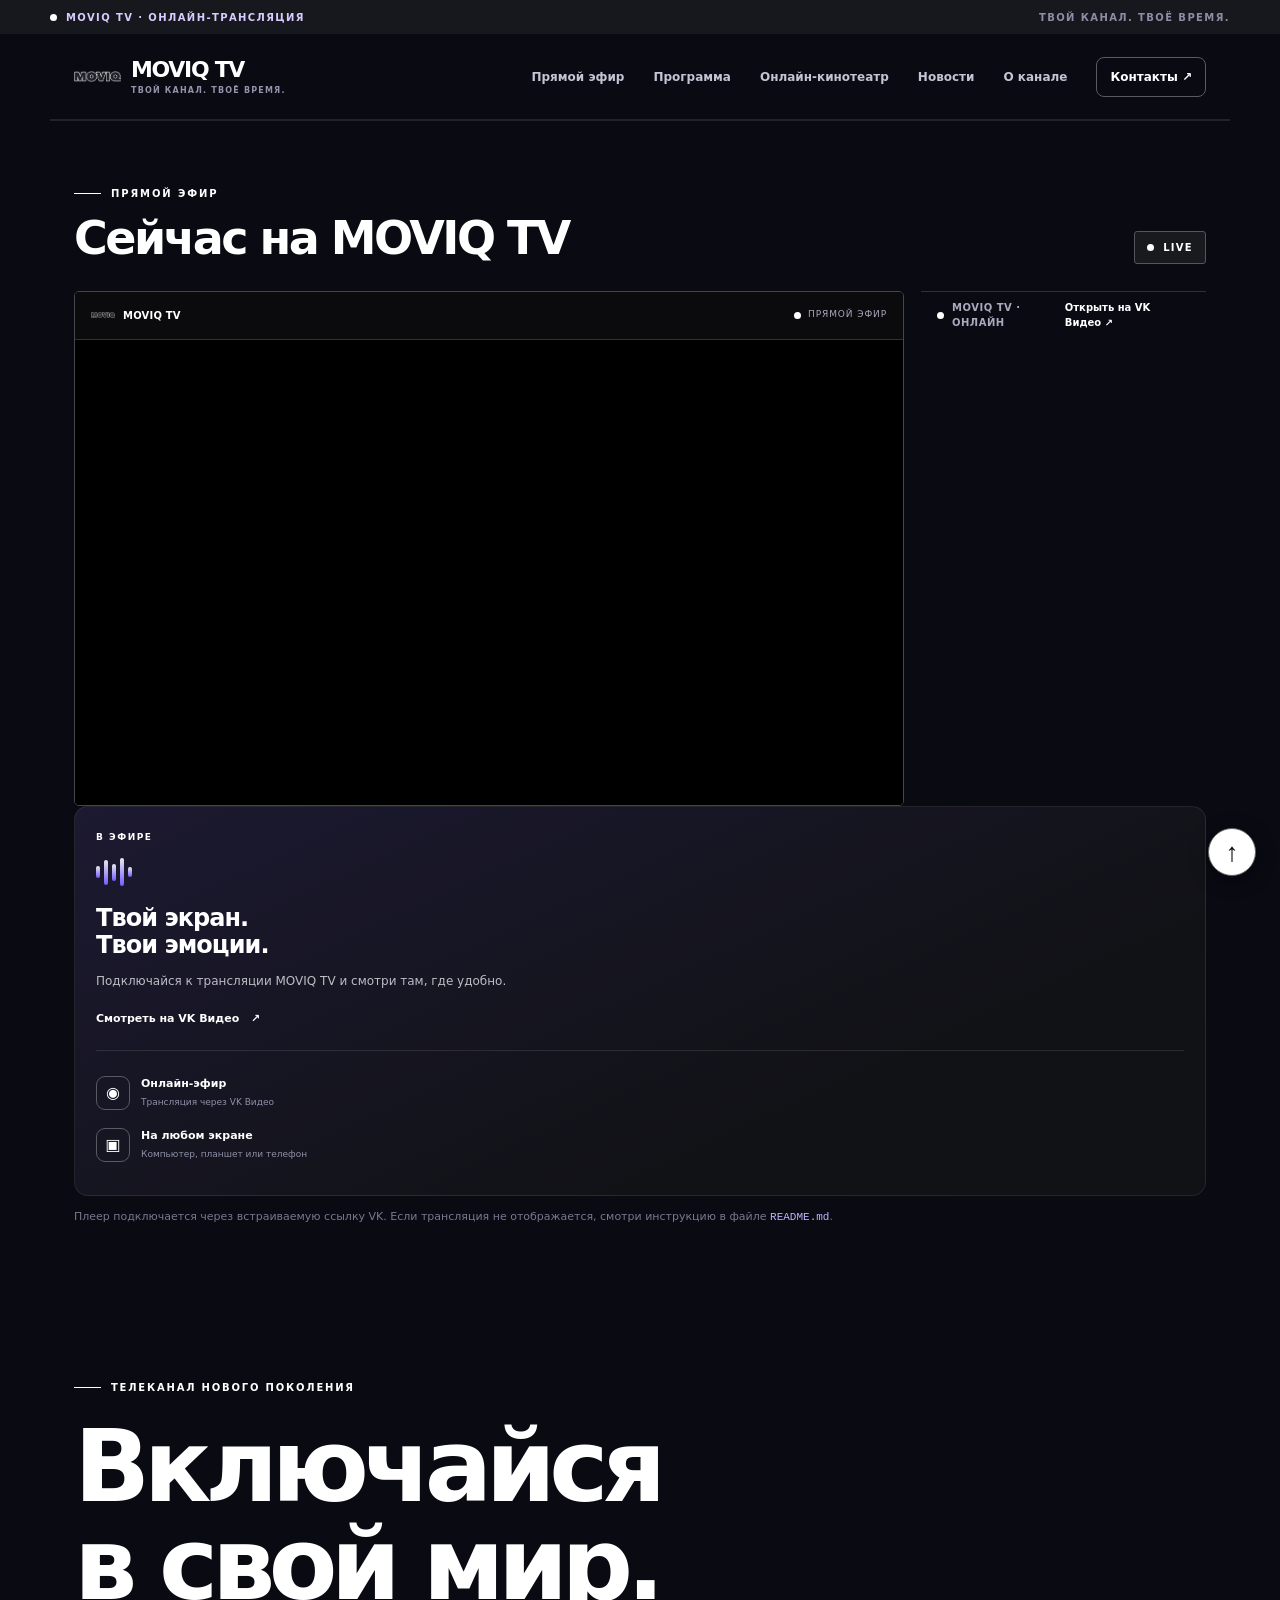
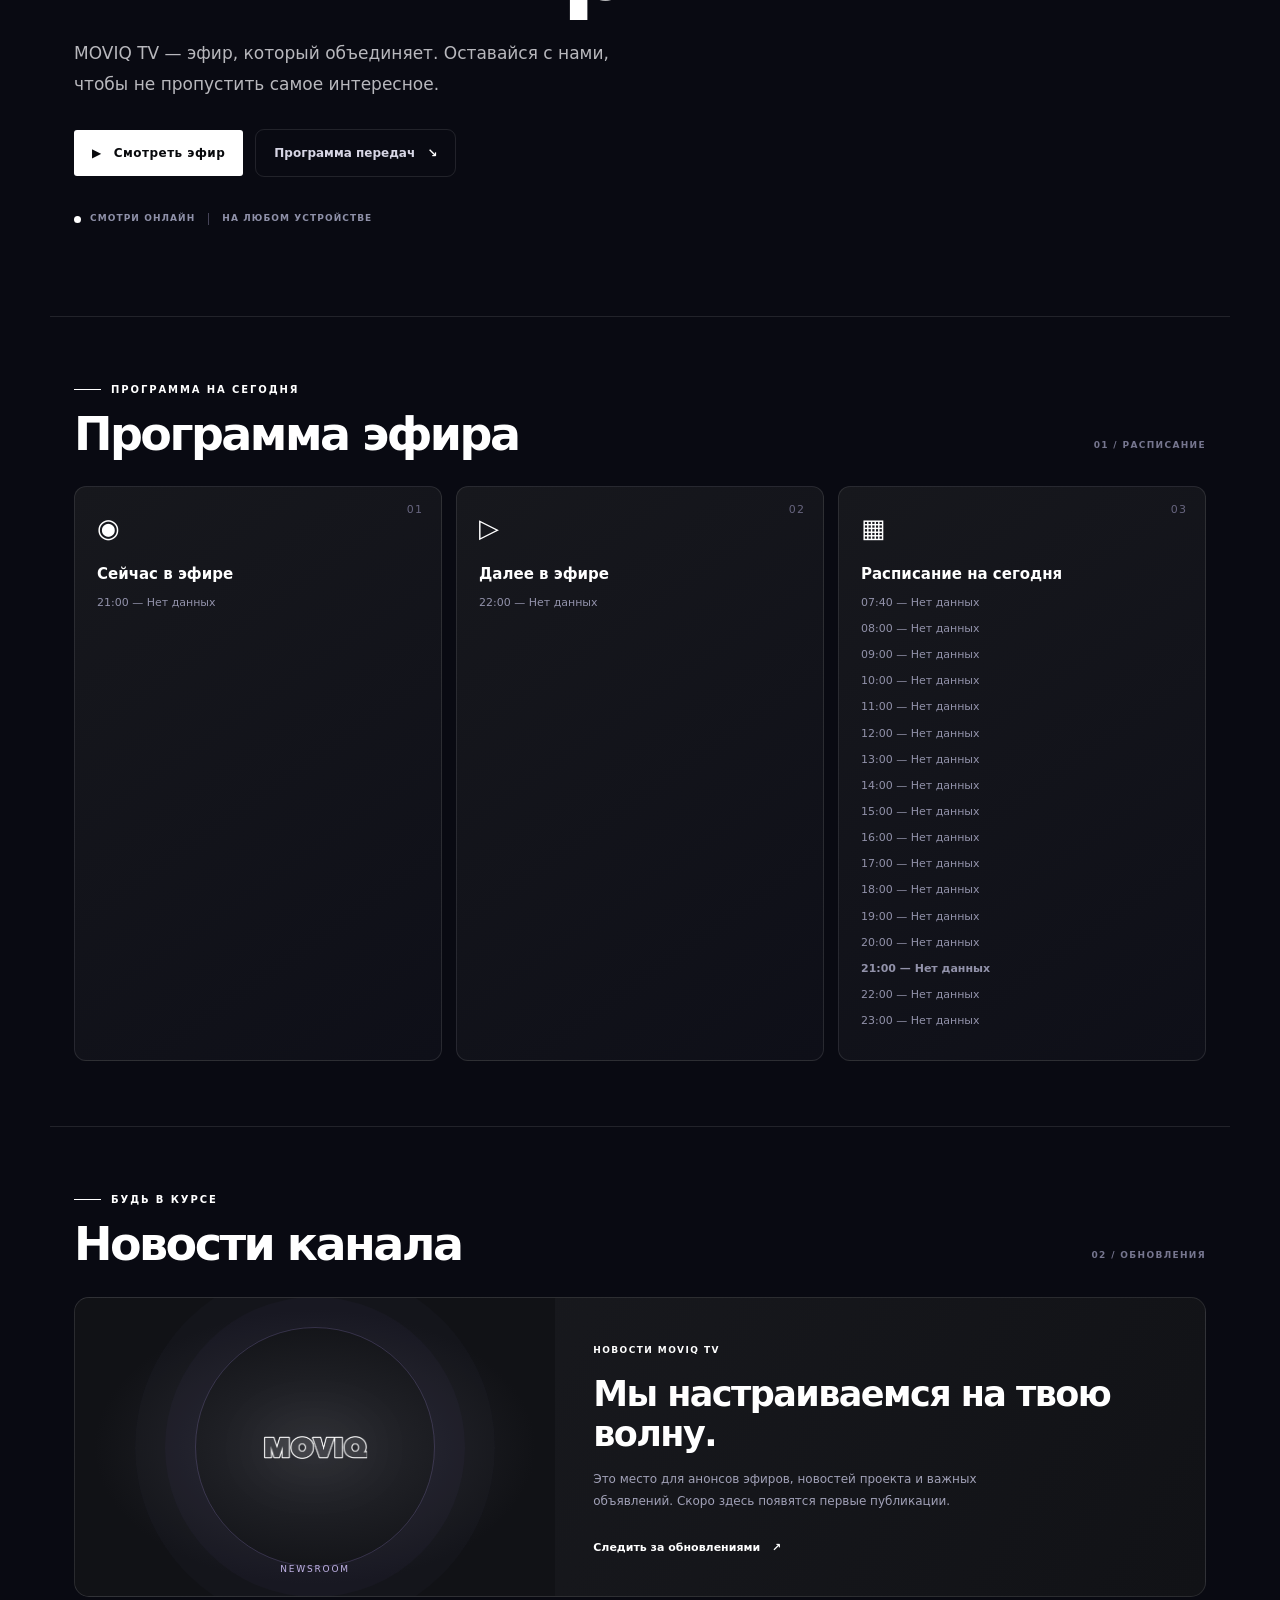
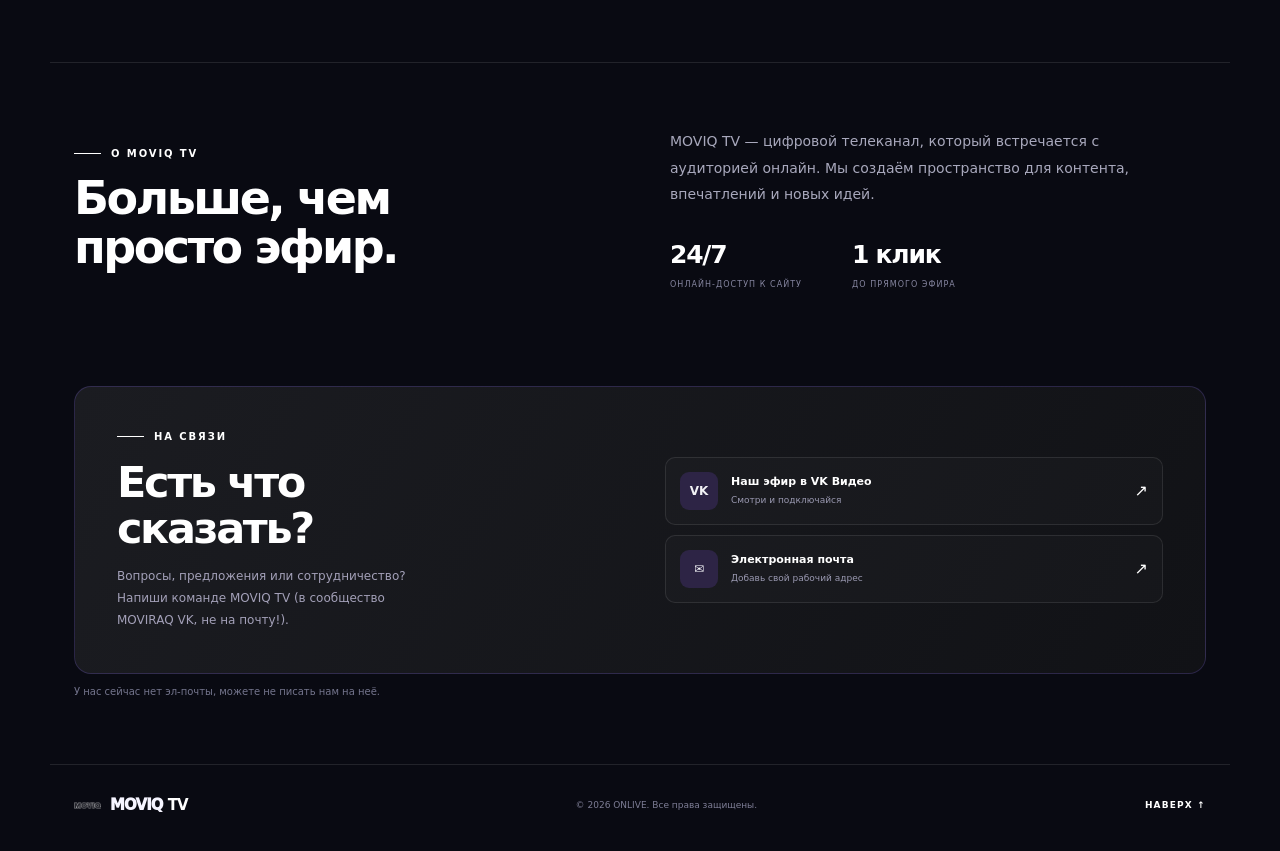
<file: index.html>
<!doctype html>
<html lang="ru">
<head>
  <meta charset="utf-8">
  <meta name="viewport" content="width=device-width, initial-scale=1">
  <meta name="theme-color" content="#090a12">
  <meta name="description" content="MOVIQ TV — смотри свой эфир. Онлайн-трансляция, программа передач и новости канала.">
  <title>MOVIQ TV — твой канал. Твоё время.</title>
  <link rel="icon" type="image/svg+xml" href="moviq-logo.svg">
  <link rel="stylesheet" href="style.css">
</head>
<body>
  <div class="announcement"><span class="pulse"></span> MOVIQ TV · ОНЛАЙН-ТРАНСЛЯЦИЯ <span class="announcement-right">ТВОЙ КАНАЛ. ТВОЁ ВРЕМЯ.</span></div>
  <header class="site-header">
    <a class="brand" href="#home" aria-label="MOVIQ TV — главная">
      <img src="moviq-logo.svg" alt="" class="brand-logo">
      <span class="brand-wordmark">MOVIQ <b>TV</b><small>ТВОЙ КАНАЛ. ТВОЁ ВРЕМЯ.</small></span>
    </a>
    <button class="menu-toggle" aria-label="Открыть меню" aria-expanded="false">☰</button>

<nav class="nav" id="nav">
  <a href="#live">Прямой эфир</a>
  <a href="#schedule">Программа</a>
  <a href="videos.html">Онлайн-кинотеатр</a>
  <a href="#news">Новости</a>
  <a href="#about">О канале</a>
  <a href="#contacts" class="nav-contact">Контакты ↗</a>
</nav>

  </header>

  <main id="home">
        <section class="live-section section-wrap" id="live">
      <div class="section-heading">
        <div><div class="eyebrow"><span class="eyebrow-line"></span> ПРЯМОЙ ЭФИР</div><h2>Сейчас на <span>MOVIQ TV</span></h2></div>
        <div class="live-label"><span class="live-dot"></span> LIVE</div>
      </div>
      <div class="player-layout">
        <div class="player-shell">
          <div class="player-topbar"><span class="mini-brand"><img src="moviq-logo.svg" alt=""> MOVIQ TV</span><span class="player-status"><span class="live-dot"></span> ПРЯМОЙ ЭФИР</span></div>
          <div class="player-frame" id="player-frame">
            <iframe
              src="https://vkvideo.ru/video_ext.php?oid=-231787809&id=456239198&hash=dbb840e4cc4c91f9&hd=3"
              title="MOVIQ TV — прямой эфир"
              width="1280"
              height="720"
              allow="autoplay; encrypted-media; fullscreen; picture-in-picture; screen-wake-lock"
              frameborder="0"
              allowfullscreen>
            </iframe>
          </div>
          </div>
          <div class="player-footer"><span><span class="live-dot"></span> MOVIQ TV · ОНЛАЙН</span><a href="https://vkvideo.ru/live-231787809_456239198" target="_blank" rel="noopener noreferrer">Открыть на VK Видео ↗</a></div>
        </div>
        <aside class="now-card">
          <div class="now-card-label">В ЭФИРЕ</div><div class="equalizer"><i></i><i></i><i></i><i></i><i></i></div>
          <h3>Твой экран.<br>Твои эмоции.</h3>
          <p>Подключайся к трансляции MOVIQ TV и смотри там, где удобно.</p>
          <a class="text-link" href="https://vkvideo.ru/live-231787809_456239198" target="_blank" rel="noopener noreferrer">Смотреть на VK Видео <span>↗</span></a>
          <div class="now-divider"></div><div class="feature-row"><span class="feature-icon">◉</span><div><b>Онлайн-эфир</b><small>Трансляция через VK Видео</small></div></div>
          <div class="feature-row"><span class="feature-icon">▣</span><div><b>На любом экране</b><small>Компьютер, планшет или телефон</small></div></div>
        </aside>
      </div>
      <p class="embed-help">Плеер подключается через встраиваемую ссылку VK. Если трансляция не отображается, смотри инструкцию в файле <code>README.md</code>.</p>
    </section>
    <section class="hero">
      <div class="hero-copy">
        <div class="eyebrow"><span class="eyebrow-line"></span> ТЕЛЕКАНАЛ НОВОГО ПОКОЛЕНИЯ</div>
        <h1>Включайся<br>в <span>свой мир.</span></h1>
        <p class="hero-description">MOVIQ TV — эфир, который объединяет. Оставайся с нами, чтобы не пропустить самое интересное.</p>
        <div class="hero-actions"><a class="button button-primary" href="#live"><span class="play-icon">▶</span> Смотреть эфир</a><a class="button button-quiet" href="#schedule">Программа передач <span>↘</span></a></div>
        <div class="hero-meta"><span class="live-dot"></span><span>СМОТРИ ОНЛАЙН</span><i></i><span>НА ЛЮБОМ УСТРОЙСТВЕ</span></div>
      </div>
      <div class="hero-art" aria-hidden="true">
        <div class="orbit orbit-one"></div><div class="orbit orbit-two"></div>
        <div class="art-glow"></div>
        <div class="art-card"><img src="moviq-logo.svg" alt=""><span>MOVIQ</span><b>TV</b><small>LIVE · ON AIR</small></div>
        <div class="floating-chip chip-top"><span class="live-dot"></span> В ЭФИРЕ</div>
        <div class="floating-chip chip-bottom">HD <span>●</span> DIGITAL</div>
      </div>
    </section>



    

<section class="schedule-section section-wrap" id="schedule">
  <div class="section-heading">
    <div>
      <div class="eyebrow"><span class="eyebrow-line"></span> ПРОГРАММА НА СЕГОДНЯ</div>
      <h2>Программа <span>эфира</span></h2>
    </div>
    <span class="section-index">01 / РАСПИСАНИЕ</span>
  </div>

  <div class="schedule-grid">
    <article class="schedule-card">
      <span class="schedule-number">01</span>
      <div class="schedule-symbol">◉</div>
      <h3>Сейчас в эфире</h3>
      <p id="schedule-current">Загрузка расписания…</p>
    </article>

    <article class="schedule-card">
      <span class="schedule-number">02</span>
      <div class="schedule-symbol">▷</div>
      <h3>Далее в эфире</h3>
      <p id="schedule-next">Загрузка расписания…</p>
    </article>

    <article class="schedule-card">
      <span class="schedule-number">03</span>
      <div class="schedule-symbol">▦</div>
      <h3>Расписание на сегодня</h3>
      <div id="schedule-today">Загрузка расписания…</div>
    </article>
  </div>
</section>



    <section class="news-section section-wrap" id="news">
      <div class="section-heading"><div><div class="eyebrow"><span class="eyebrow-line"></span> БУДЬ В КУРСЕ</div><h2>Новости <span>канала</span></h2></div><span class="section-index">02 / ОБНОВЛЕНИЯ</span></div>
      <div class="news-feature">
        <div class="news-visual"><div class="news-visual-ring"></div><img src="moviq-logo.svg" alt="MOVIQ TV"><span>NEWSROOM</span></div>
        <div class="news-content"><span class="news-category">НОВОСТИ MOVIQ TV</span><h3>Мы настраиваемся на твою волну.</h3><p>Это место для анонсов эфиров, новостей проекта и важных объявлений. Скоро здесь появятся первые публикации.</p><a class="text-link" href="#contacts">Следить за обновлениями <span>↗</span></a></div>
      </div>
    </section>

    <section class="about-section section-wrap" id="about">
      <div class="about-copy"><div class="eyebrow"><span class="eyebrow-line"></span> О MOVIQ TV</div><h2>Больше, чем<br><span>просто эфир.</span></h2></div>
      <div class="about-description"><p>MOVIQ TV — цифровой телеканал, который встречается с аудиторией онлайн. Мы создаём пространство для контента, впечатлений и новых идей.</p><div class="about-stat-row"><div><b>24/7</b><span>ОНЛАЙН-ДОСТУП К САЙТУ</span></div><div><b>1 клик</b><span>ДО ПРЯМОГО ЭФИРА</span></div></div></div>
    </section>

    <section class="contact-section section-wrap" id="contacts">
      <div class="contact-panel"><div class="contact-copy"><div class="eyebrow"><span class="eyebrow-line"></span> НА СВЯЗИ</div><h2>Есть что<br><span>сказать?</span></h2><p>Вопросы, предложения или сотрудничество? Напиши команде MOVIQ TV (в сообщество MOVIRAQ VK, не на почту!).</p></div><div class="contact-links"><a href="https://vkvideo.ru/live-231787809_456239198" target="_blank" rel="noopener noreferrer"><span class="contact-link-icon">VK</span><span><b>Наш эфир в VK Видео</b><small>Смотри и подключайся</small></span><span class="contact-arrow">↗</span></a><a href="mailto:адреса-пока-нет-не-пишите-сюда" id="email-link"><span class="contact-link-icon">✉</span><span><b>Электронная почта</b><small>Добавь свой рабочий адрес</small></span><span class="contact-arrow">↗</span></a></div></div>
      <p class="contact-footnote">У нас сейчас нет эл-почты, можете не писать нам на неё.</p>
    </section>
  </main>

  <footer class="footer"><a class="footer-brand" href="#home"><img src="moviq-logo.svg" alt=""> MOVIQ <b>TV</b></a><span>© <span id="year"></span> ONLIVE. Все права защищены.</span><a href="#home" class="back-top">НАВЕРХ ↑</a></footer>
  <button class="floating-back-top" id="floating-back-top"
        aria-label="Вернуться наверх" title="Наверх">
  ↑
</button>
  <script src="script.js"></script>
  
<script>
(async function () {
  const currentEl = document.getElementById("schedule-current");
  const nextEl = document.getElementById("schedule-next");
  const todayEl = document.getElementById("schedule-today");

  if (!currentEl || !nextEl || !todayEl) return;

  const timeZone = "Europe/Moscow";

  function getMoscowTime() {
    const parts = new Intl.DateTimeFormat("en-GB", {
      timeZone,
      hour: "2-digit",
      minute: "2-digit",
      hourCycle: "h23"
    }).formatToParts(new Date());

    const hour = Number(parts.find(p => p.type === "hour").value);
    const minute = Number(parts.find(p => p.type === "minute").value);

    return hour * 60 + minute;
  }

  function formatTime(minutes) {
    const hour = String(Math.floor(minutes / 60)).padStart(2, "0");
    const minute = String(minutes % 60).padStart(2, "0");
    return `${hour}:${minute}`;
  }

  try {
    const response = await fetch("schedule.json?update=" + Date.now());
    if (!response.ok) throw new Error("Не удалось загрузить расписание");

    const data = await response.json();

    const entries = data.schedule
      .map(item => {
        const [hour, minute] = item.time.split(":").map(Number);
        return {
          time: hour * 60 + minute,
          title: item.title
        };
      })
      .filter(item => item.time >= 0 && item.time < 1440)
      .sort((a, b) => a.time - b.time);

    if (!entries.length) throw new Error("Расписание пустое");

    function updateSchedule() {
      const now = getMoscowTime();

      let currentIndex = -1;

      for (let i = 0; i < entries.length; i++) {
        if (entries[i].time <= now) currentIndex = i;
        else break;
      }

      const current = currentIndex >= 0 ? entries[currentIndex] : null;
      const next = entries.find(item => item.time > now);

      currentEl.textContent = current
        ? `${formatTime(current.time)} — ${current.title}`
        : "Сегодняшний эфир скоро начнётся";

      nextEl.textContent = next
        ? `${formatTime(next.time)} — ${next.title}`
        : "Расписание на сегодня завершено";

      todayEl.replaceChildren();

      entries.forEach((item, index) => {
        const row = document.createElement("p");
        row.style.margin = "8px 0";
        row.textContent = `${formatTime(item.time)} — ${item.title}`;

        if (currentIndex === index) {
          row.style.fontWeight = "700";
          row.setAttribute("aria-current", "true");
        }

        todayEl.appendChild(row);
      });
    }

    updateSchedule();
    setInterval(updateSchedule, 15000);
  } catch (error) {
    currentEl.textContent = "Расписание временно недоступно";
    nextEl.textContent = "Попробуйте обновить страницу";
    todayEl.textContent = "Не удалось загрузить программу на сегодня";
    console.error(error);
  }
})();
</script>

</body>
</html>
</file>
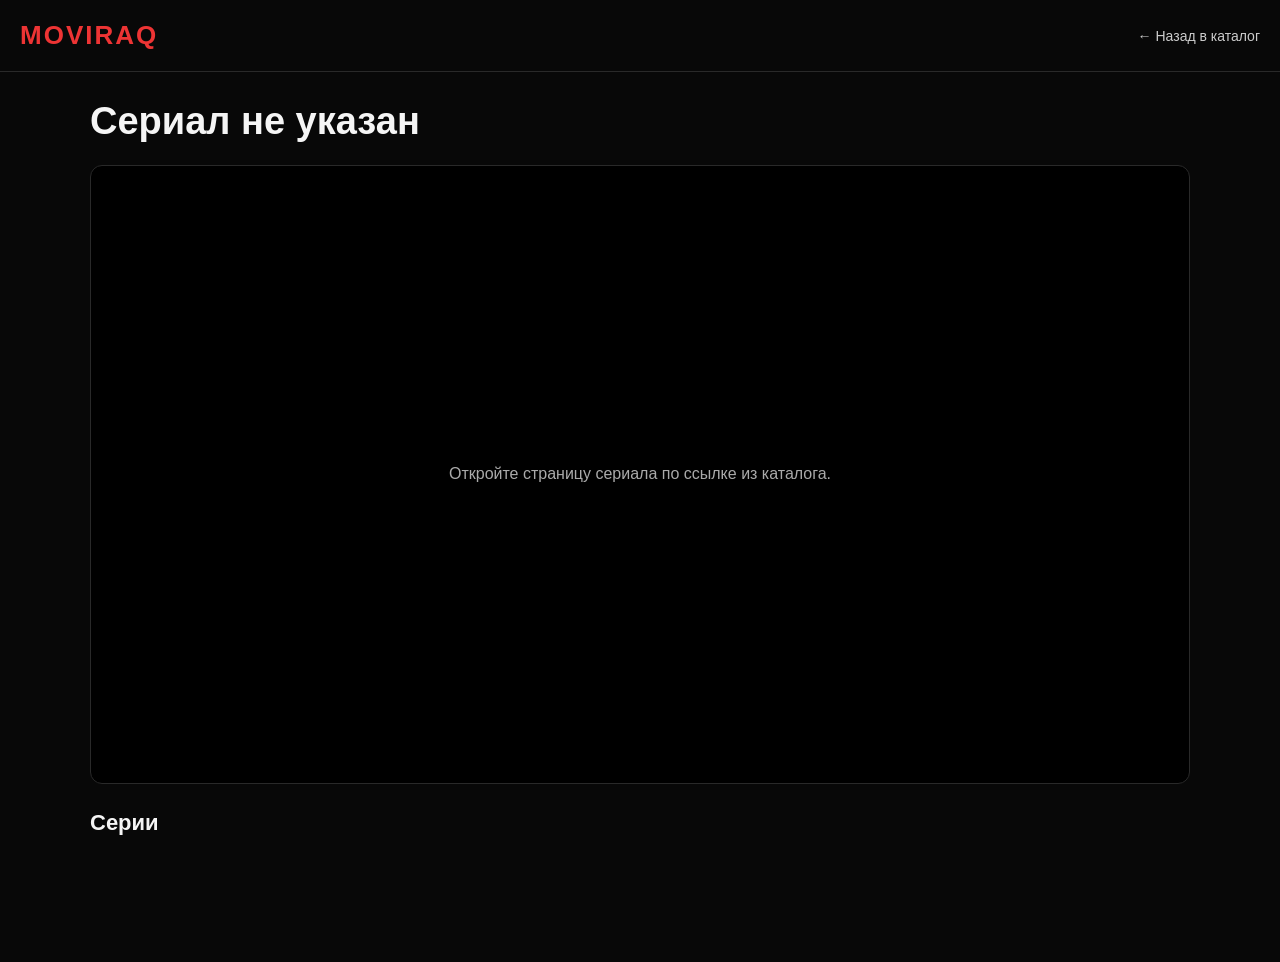
<file: series.html>
<!DOCTYPE html>
<html lang="ru">
<head>
  <meta charset="UTF-8">
  <meta name="viewport" content="width=device-width, initial-scale=1">
  <meta name="theme-color" content="#080808">
  <title>Сериал — MOVIRAQ</title>
  <style>
    * { box-sizing: border-box; }

    body {
      margin: 0;
      background: #080808;
      color: #f5f5f5;
      font-family: Arial, sans-serif;
    }

    a { color: inherit; text-decoration: none; }

    header {
      padding: 20px;
      border-bottom: 1px solid #292929;
      display: flex;
      align-items: center;
      justify-content: space-between;
      gap: 16px;
      flex-wrap: wrap;
    }

    .logo {
      color: #ed3434;
      font-size: 26px;
      font-weight: 800;
      letter-spacing: 2px;
    }

    .back { color: #ccc; font-size: 14px; }

    main {
      width: min(100% - 32px, 1100px);
      margin: 28px auto 60px;
    }

    .series-info { margin-bottom: 22px; }

    h1 { margin: 0 0 10px; font-size: clamp(26px, 5vw, 38px); }

    .description {
      color: #aaa;
      line-height: 1.6;
      margin: 0;
    }

    .player-wrap {
      background: #000;
      border: 1px solid #292929;
      border-radius: 12px;
      overflow: hidden;
      aspect-ratio: 16 / 9;
      margin-bottom: 22px;
    }

    .player-wrap iframe {
      display: block;
      width: 100%;
      height: 100%;
      border: 0;
    }

    .player-message {
      height: 100%;
      display: grid;
      place-items: center;
      padding: 20px;
      text-align: center;
      color: #aaa;
    }

    .episode-heading {
      display: flex;
      align-items: center;
      justify-content: space-between;
      gap: 12px;
      flex-wrap: wrap;
      margin: 26px 0 14px;
    }

    h2 { margin: 0; font-size: 22px; }

    select {
      background: #171717;
      color: white;
      border: 1px solid #444;
      border-radius: 8px;
      padding: 11px;
      font-size: 15px;
    }

    .episodes {
      display: grid;
      grid-template-columns: repeat(auto-fill, minmax(150px, 1fr));
      gap: 12px;
    }

    .episode {
      display: block;
      padding: 16px;
      min-height: 86px;
      text-align: left;
      background: #151515;
      border: 1px solid #303030;
      border-radius: 10px;
      color: white;
      cursor: pointer;
    }

    .episode:hover,
    .episode.active {
      border-color: #ed3434;
      background: #241010;
    }

    .episode-number {
      display: block;
      color: #ed3434;
      font-weight: bold;
      margin-bottom: 8px;
    }

    .episode-title { line-height: 1.4; }

    .status { color: #aaa; padding: 18px 0; }

    @media (max-width: 500px) {
      header { padding: 16px; }
      main { width: calc(100% - 24px); margin-top: 20px; }
      .episodes { grid-template-columns: repeat(2, minmax(0, 1fr)); }
    }
  </style>
</head>
<body>
  <header>
    <a class="logo" href="videos.html">MOVIRAQ</a>
    <a class="back" href="videos.html">← Назад в каталог</a>
  </header>

  <main>
    <section class="series-info">
      <h1 id="series-title">Загрузка сериала…</h1>
      <p class="description" id="series-description"></p>
    </section>

    <div class="player-wrap" id="player">
      <div class="player-message">Загружаем сериал…</div>
    </div>

    <div class="episode-heading">
      <h2>Серии</h2>
      <select id="season-select" aria-label="Выбрать сезон" hidden></select>
    </div>

    <div class="episodes" id="episodes"></div>
    <p class="status" id="status" role="status"></p>
  </main>

  <script>
    const titleElement = document.getElementById('series-title');
    const descriptionElement = document.getElementById('series-description');
    const player = document.getElementById('player');
    const seasonSelect = document.getElementById('season-select');
    const episodesElement = document.getElementById('episodes');
    const statusElement = document.getElementById('status');

    let currentSeries = null;
    let currentSeason = 0;
    let currentEpisode = null;

    function showMessage(message) {
      player.replaceChildren();
      const box = document.createElement('div');
      box.className = 'player-message';
      box.textContent = message;
      player.append(box);
    }


function playEpisode(episode) {
  currentEpisode = episode;

  episodesElement.querySelectorAll('.episode').forEach(button => {
    button.classList.toggle(
      'active',
      Number(button.dataset.number) === Number(episode.number)
    );
  });

  if (!episode.embedUrl) {
    showMessage('Для этой серии пока не добавлена ссылка на плеер.');
    return;
  }

  try {
    const url = new URL(episode.embedUrl);

    if (
      url.protocol !== 'https:' ||
      ![
        'vkvideo.ru',
        'live.vkvideo.ru',
        'vk.com',
        'vk.ru'
      ].includes(url.hostname)
    ) {
      showMessage('Ссылка на плеер некорректна.');
      return;
    }

    const iframe = document.createElement('iframe');
    iframe.src = url.href;
    iframe.title = episode.title || 'Серия сериала';
    iframe.allow = 'autoplay; encrypted-media; fullscreen; picture-in-picture';
    iframe.allowFullscreen = true;
    iframe.referrerPolicy = 'strict-origin-when-cross-origin';

    player.replaceChildren(iframe);
    statusElement.textContent =
      'Серия ' + episode.number + ': ' + (episode.title || '');
  } catch {
    showMessage('Не удалось прочитать ссылку на плеер.');
  }
}


    function renderSeason() {
      const season = currentSeries.seasons[currentSeason];
      episodesElement.replaceChildren();

      if (!season || !Array.isArray(season.episodes) ||
          season.episodes.length === 0) {
        statusElement.textContent = 'В этом сезоне пока нет серий.';
        showMessage('Серии пока не добавлены.');
        return;
      }

      season.episodes.forEach(episode => {
        const button = document.createElement('button');
        button.type = 'button';
        button.className = 'episode';
        button.dataset.number = episode.number;

        const number = document.createElement('span');
        number.className = 'episode-number';
        number.textContent =
  'Сезон ' + season.number + ' · Серия ' + episode.number;

        const title = document.createElement('span');
        title.className = 'episode-title';
        title.textContent = episode.title || ('Серия ' + episode.number);

        button.append(number, title);
        button.addEventListener('click', () => playEpisode(episode));
        episodesElement.append(button);
      });

      const firstEpisode = season.episodes[0];
      playEpisode(firstEpisode);
    }

    seasonSelect.addEventListener('change', () => {
      currentSeason = Number(seasonSelect.value);
      renderSeason();
    });

    async function init() {
      const id = new URLSearchParams(location.search).get('id');

      if (!id) {
        titleElement.textContent = 'Сериал не указан';
        showMessage('Откройте страницу сериала по ссылке из каталога.');
        return;
      }

      try {
        const response = await fetch('series.json');
        if (!response.ok) throw new Error('HTTP ' + response.status);

        const data = await response.json();
        const allSeries = Array.isArray(data.series) ? data.series : [];
        currentSeries = allSeries.find(item =>
          item.id === id && item.published === true
        );

        if (!currentSeries) {
          titleElement.textContent = 'Сериал не найден';
          showMessage('Проверьте ID сериала и поле published в series.json.');
          return;
        }

        titleElement.textContent = currentSeries.title || 'Сериал';
        descriptionElement.textContent = currentSeries.description || '';

        if (!Array.isArray(currentSeries.seasons) ||
            currentSeries.seasons.length === 0) {
          statusElement.textContent = 'Сезоны пока не добавлены.';
          showMessage('Сезоны пока не добавлены.');
          return;
        }

        currentSeries.seasons.sort((a, b) => a.number - b.number);

        currentSeries.seasons.forEach((season, index) => {
          const option = document.createElement('option');
          option.value = String(index);
          option.textContent = 'Сезон ' + season.number;
          seasonSelect.append(option);
        });

        seasonSelect.hidden = currentSeries.seasons.length < 2;
        currentSeason = 0;
        renderSeason();
      } catch (error) {
        titleElement.textContent = 'Не удалось загрузить сериал';
        showMessage('Проверьте файл series.json и правильность JSON.');
        statusElement.textContent = error.message;
      }
    }

    init();
  </script>
</body>
</html>
</file>
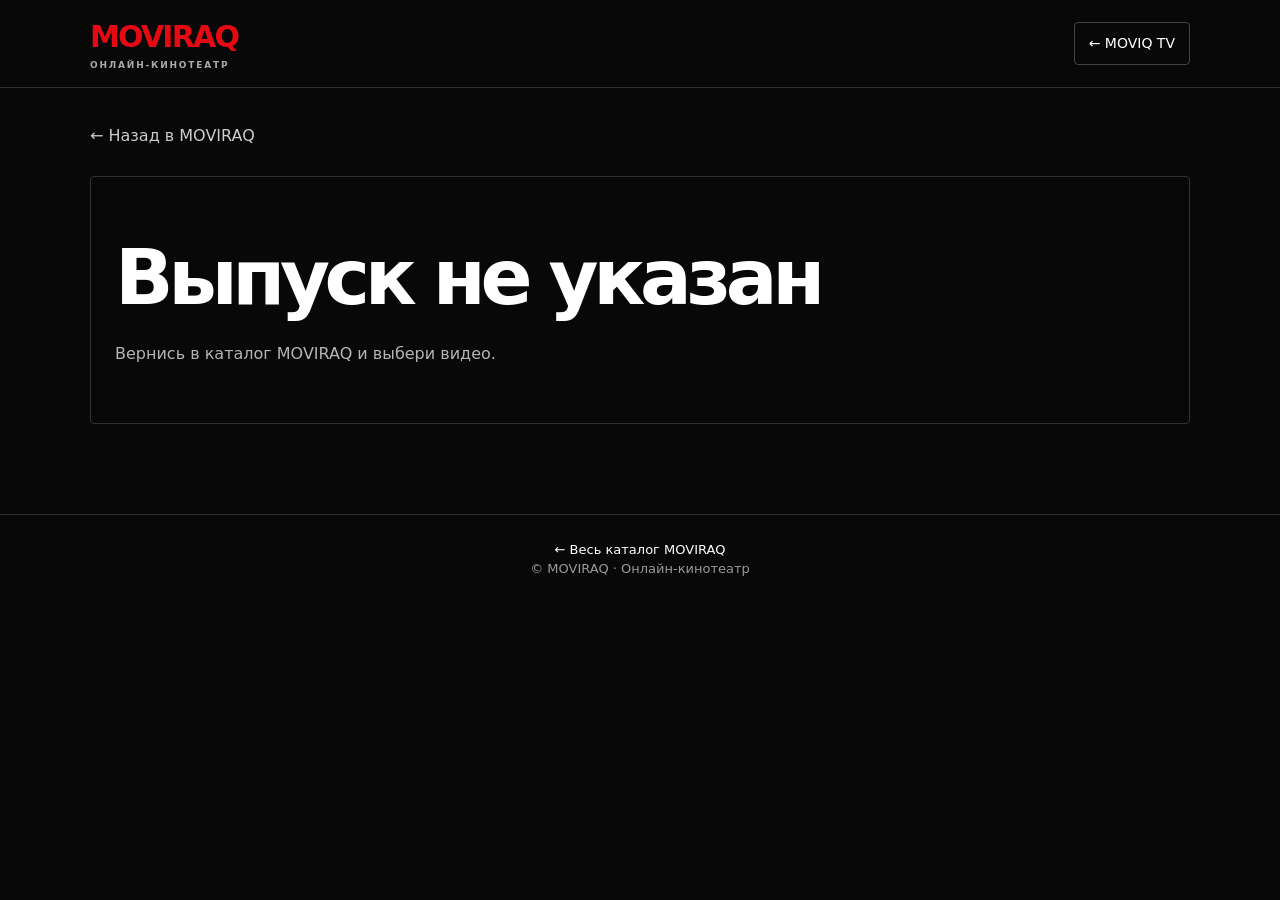
<file: video.html>
<!doctype html>
<html lang="ru">
<head>
  <meta charset="utf-8">
  <meta name="viewport" content="width=device-width, initial-scale=1">
  <meta name="theme-color" content="#080808">
  <meta name="description" content="MOVIRAQ — онлайн-кинотеатр. Смотри фильмы, мультфильмы и передачи.">
  <title>MOVIRAQ — просмотр видео</title>
  <link rel="stylesheet" href="style.css">
  <style>
    :root {
      --red: #e50914;
      --bg: #080808;
      --panel: #151515;
      --border: #303030;
      --muted: #b5b5b5;
    }

    body {
      background: var(--bg);
      color: #fff;
    }

    .mq-header {
      min-height: 76px;
      padding: 14px max(24px, calc((100% - 1100px) / 2));
      display: flex;
      align-items: center;
      justify-content: space-between;
      gap: 24px;
      border-bottom: 1px solid var(--border);
      background: #080808;
    }

    .mq-logo {
      color: var(--red);
      text-decoration: none;
      font-size: 30px;
      font-weight: 900;
      letter-spacing: -.06em;
    }

    .mq-logo small {
      display: block;
      color: #aaa;
      font-size: 9px;
      letter-spacing: .2em;
      font-weight: 600;
    }

    .mq-header-link {
      color: #fff;
      text-decoration: none;
      border: 1px solid #444;
      border-radius: 4px;
      padding: 10px 14px;
      font-size: 14px;
    }

    .mq-header-link:hover {
      border-color: var(--red);
      color: #ff4a53;
    }

    .video-page {
      width: min(1100px, calc(100% - 40px));
      margin: 0 auto;
      padding: 36px 0 90px;
    }

    .video-back {
      display: inline-block;
      margin-bottom: 28px;
      color: #ccc;
      text-decoration: none;
    }

    .video-back:hover {
      color: #ff4a53;
    }

    .video-heading {
      margin-bottom: 24px;
    }

    .video-category {
      color: #ff4a53;
      font-size: 11px;
      font-weight: 700;
      letter-spacing: .14em;
      text-transform: uppercase;
    }

    .video-heading h1 {
      font-size: clamp(30px, 5vw, 56px);
      line-height: 1.1;
      letter-spacing: -.045em;
      margin: 12px 0;
    }

    .video-meta {
      color: var(--muted);
      font-size: 13px;
    }

    .video-player {
      aspect-ratio: 16 / 9;
      background: #000;
      border: 1px solid #492126;
      overflow: hidden;
      border-radius: 4px;
    }

    .video-player iframe {
      display: block;
      width: 100%;
      height: 100%;
      border: 0;
    }

    .video-description {
      max-width: 760px;
      color: #ccc;
      line-height: 1.8;
      margin-top: 24px;
      white-space: pre-line;
    }

    .video-actions {
      display: flex;
      flex-wrap: wrap;
      gap: 12px;
      margin-top: 26px;
    }

    .video-button {
      display: inline-flex;
      align-items: center;
      justify-content: center;
      gap: 8px;
      padding: 13px 18px;
      border: 1px solid #555;
      border-radius: 4px;
      color: #fff;
      text-decoration: none;
      background: #151515;
    }

    .video-button:hover {
      border-color: var(--red);
    }

    .video-button.primary {
      background: var(--red);
      color: #fff;
      border-color: var(--red);
    }

    .video-message {
      padding: 40px 24px;
      border: 1px solid var(--border);
      border-radius: 4px;
      color: var(--muted);
      line-height: 1.7;
    }

    .video-message h1 {
      color: #fff;
    }

    .mq-footer {
      border-top: 1px solid var(--border);
      padding: 25px 20px;
      text-align: center;
      color: #999;
      font-size: 13px;
    }

    .mq-footer a {
      color: #fff;
      text-decoration: none;
    }

    @media (max-width: 600px) {
      .mq-header {
        padding: 16px 20px;
      }

      .video-page {
        padding-top: 28px;
      }

      .video-actions {
        flex-direction: column;
      }

      .video-button {
        width: 100%;
        box-sizing: border-box;
      }
    }
  </style>
</head>
<body>
  <header class="mq-header">
    <a class="mq-logo" href="videos.html">
      MOVIRAQ
      <small>ОНЛАЙН-КИНОТЕАТР</small>
    </a>
    <a class="mq-header-link" href="index.html">← MOVIQ TV</a>
  </header>

  <main class="video-page">
    <a class="video-back" href="videos.html">← Назад в MOVIRAQ</a>

    <div id="video-content">
      <div class="video-message">
        <h1>Загружаем видео…</h1>
        Подожди немного.
      </div>
    </div>
  </main>

  <footer class="mq-footer">
    <a href="videos.html">← Весь каталог MOVIRAQ</a>
    <p>© MOVIRAQ · Онлайн-кинотеатр</p>
  </footer>

  <script>
    const content = document.getElementById('video-content');

    const categoryNames = {
      programs: 'Передачи',
      broadcasts: 'Записи эфиров',
      specials: 'Специальные выпуски'
    };

    function showMessage(title, message) {
      content.replaceChildren();

      const box = document.createElement('div');
      box.className = 'video-message';

      const heading = document.createElement('h1');
      heading.textContent = title;

      const paragraph = document.createElement('p');
      paragraph.textContent = message;

      box.append(heading, paragraph);
      content.append(box);
    }

    function safeHttpUrl(value) {
      try {
        const url = new URL(value);
        return ['https:', 'http:'].includes(url.protocol) ? url.href : '';
      } catch {
        return '';
      }
    }

    function addText(tag, className, text) {
      const element = document.createElement(tag);
      if (className) element.className = className;
      element.textContent = text || '';
      return element;
    }

    async function loadVideo() {
      const id = new URLSearchParams(window.location.search).get('id');

      if (!id) {
        showMessage('Выпуск не указан', 'Вернись в каталог MOVIRAQ и выбери видео.');
        return;
      }

      try {
        const response = await fetch('videos.json');

        if (!response.ok) throw new Error('catalog');

        const data = await response.json();
        const video = (Array.isArray(data.videos) ? data.videos : [])
          .find(item => item.id === id && item.published === true);

        if (!video) {
          showMessage('Видео пока недоступно', 'Возможно, выпуск ещё не опубликован или ссылка устарела.');
          return;
        }

        document.title = video.title + ' — MOVIRAQ';
        content.replaceChildren();

        const heading = document.createElement('div');
        heading.className = 'video-heading';

        heading.append(
          addText('div', 'video-category', categoryNames[video.category] || 'Видео'),
          addText('h1', '', video.title),
          addText('div', 'video-meta', video.date || 'MOVIRAQ')
        );

        content.append(heading);

        const embedUrl = safeHttpUrl(video.embedUrl);
        const vkUrl = safeHttpUrl(video.vkUrl);

        if (embedUrl) {
          const player = document.createElement('div');
          player.className = 'video-player';

          const iframe = document.createElement('iframe');
          iframe.src = embedUrl;
          iframe.title = video.title;
          iframe.allow = 'autoplay; encrypted-media; fullscreen; picture-in-picture; screen-wake-lock';
          iframe.allowFullscreen = true;
          iframe.loading = 'lazy';

          player.append(iframe);
          content.append(player);
        } else {
          const message = document.createElement('div');
          message.className = 'video-message';
          message.append(
            addText('h1', '', 'Плеер пока не настроен'),
            addText('p', '', 'Для этого выпуска ещё не добавлена ссылка для встраивания.')
          );
          content.append(message);
        }

        if (video.description) {
          content.append(addText('p', 'video-description', video.description));
        }

        const actions = document.createElement('div');
        actions.className = 'video-actions';

        if (vkUrl) {
          const link = document.createElement('a');
          link.className = 'video-button primary';
          link.href = vkUrl;
          link.target = '_blank';
          link.rel = 'noopener noreferrer';
          link.textContent = 'Открыть на VK Видео ↗';
          actions.append(link);
        }

        const archive = document.createElement('a');
        archive.className = 'video-button';
        archive.href = 'videos.html';
        archive.textContent = 'Весь каталог MOVIRAQ';

        actions.append(archive);
        content.append(actions);
      } catch {
        showMessage('Не удалось загрузить видео', 'Проверь, что файл videos.json опубликован и доступен.');
      }
    }

    loadVideo();
  </script>
</body>
</html>
</file>
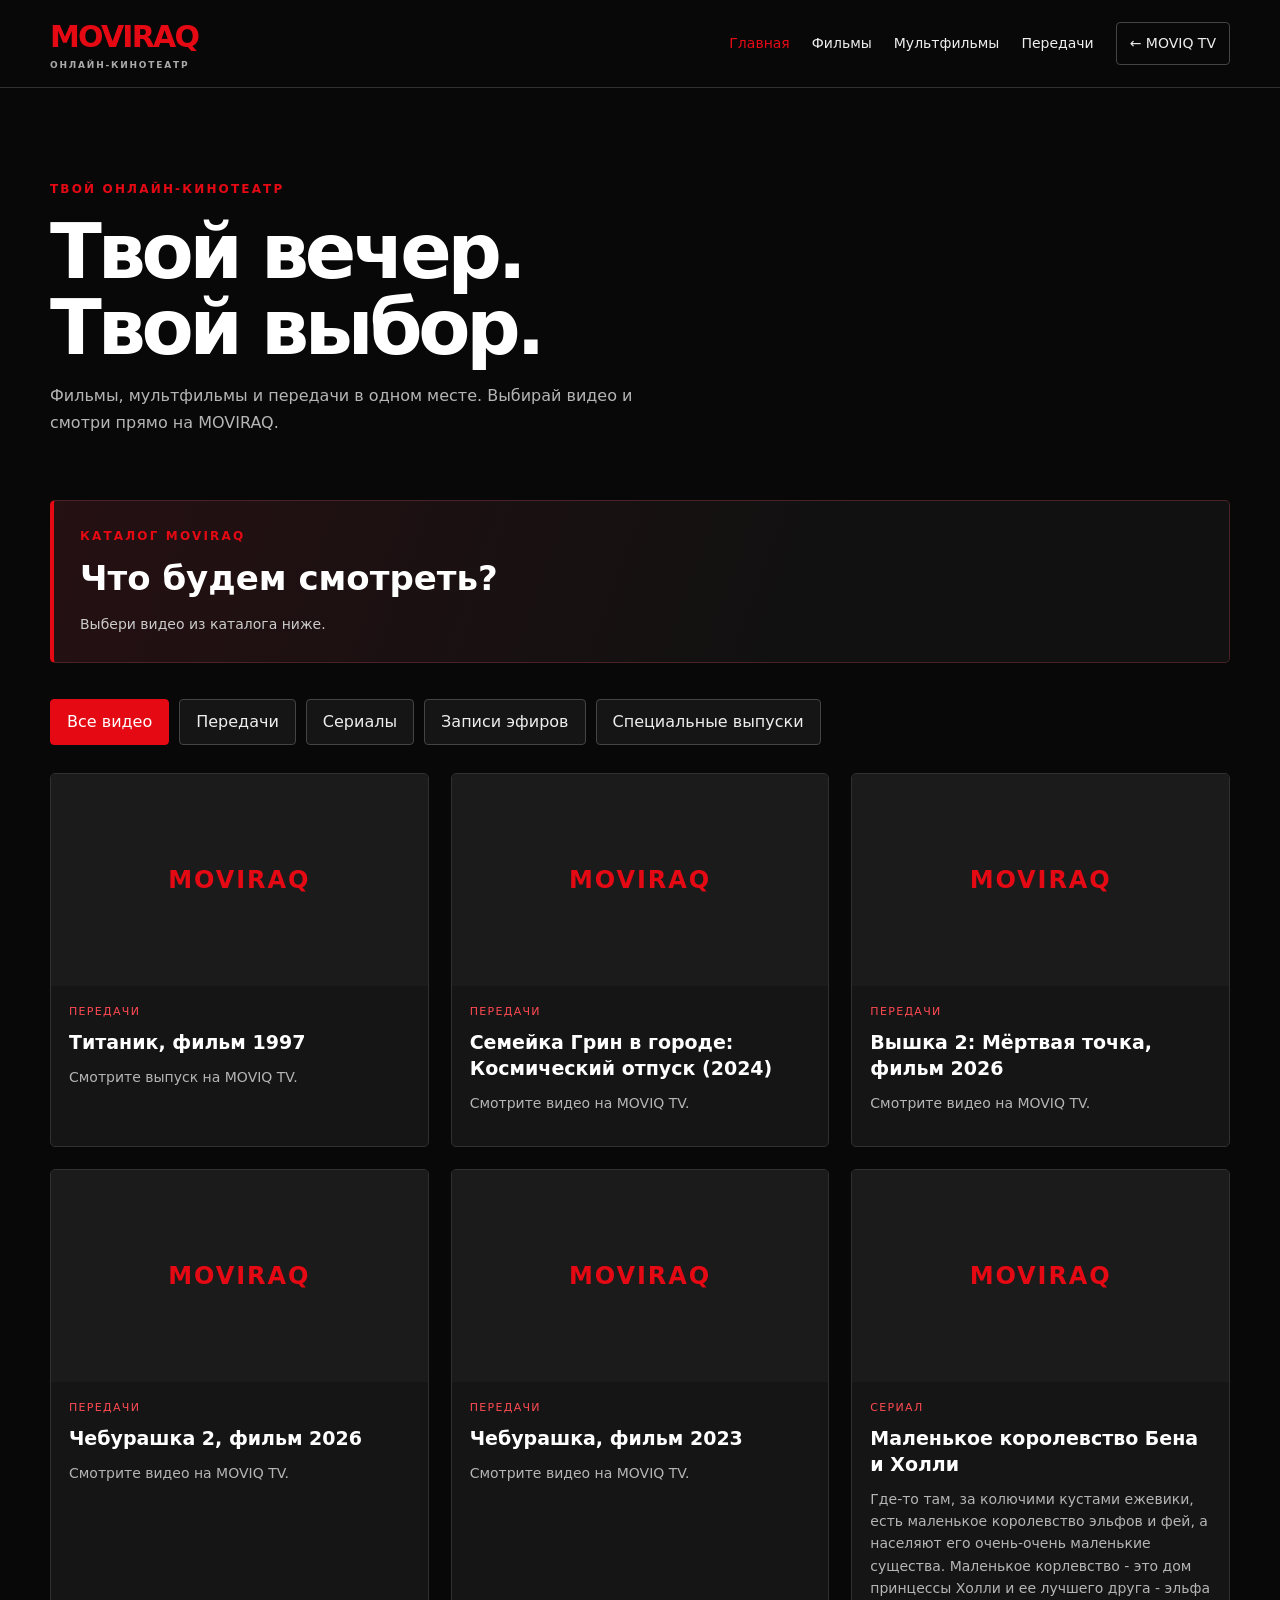
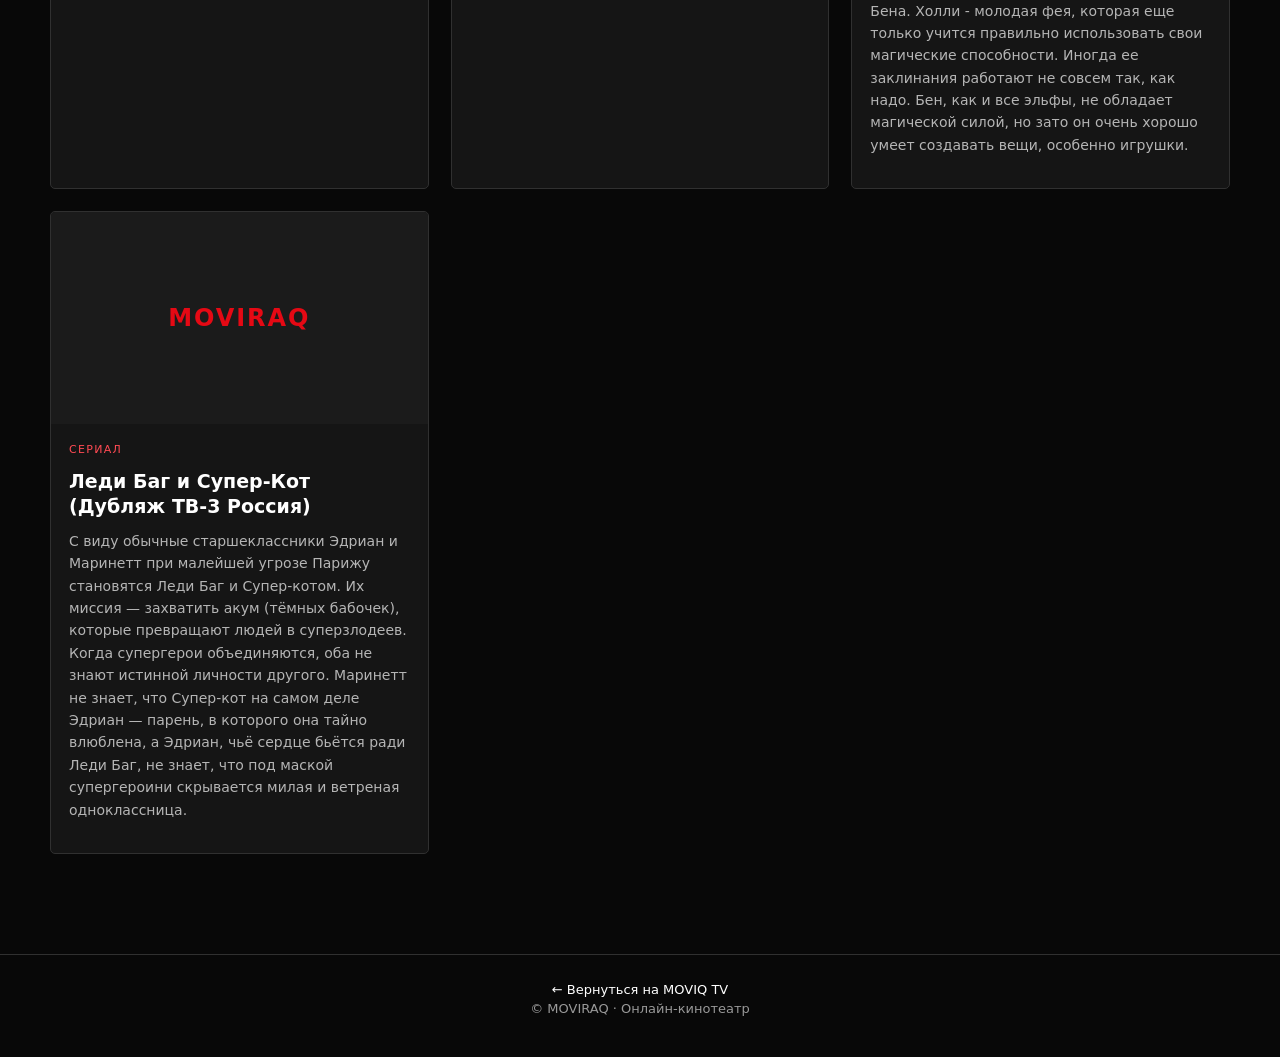
<file: videos.html>
<!doctype html>
<html lang="ru">
<head>
  <meta charset="utf-8">
  <meta name="viewport" content="width=device-width, initial-scale=1">
  <meta name="theme-color" content="#080808">
  <meta name="description" content="MOVIRAQ — онлайн-кинотеатр: фильмы, мультфильмы и передачи.">
  <title>MOVIRAQ — онлайн-кинотеатр</title>
  <link rel="stylesheet" href="style.css">
  <style>
    :root {
      --mq-red: #e50914;
      --mq-bg: #080808;
      --mq-panel: #151515;
      --mq-border: #303030;
      --mq-muted: #b5b5b5;
    }

    body {
      background: var(--mq-bg);
      color: #fff;
    }

    .mq-header {
      min-height: 76px;
      padding: 14px max(24px, calc((100% - 1180px) / 2));
      display: flex;
      align-items: center;
      justify-content: space-between;
      gap: 24px;
      border-bottom: 1px solid var(--mq-border);
      background: #080808;
    }

    .mq-logo {
      color: var(--mq-red);
      text-decoration: none;
      font-size: 30px;
      font-weight: 900;
      letter-spacing: -.06em;
    }

    .mq-logo small {
      display: block;
      color: #aaa;
      font-size: 9px;
      letter-spacing: .2em;
      font-weight: 600;
    }

    .mq-nav {
      display: flex;
      flex-wrap: wrap;
      align-items: center;
      gap: 22px;
    }

    .mq-nav a {
      color: #eee;
      text-decoration: none;
      font-size: 14px;
    }

    .mq-nav a:hover,
    .mq-nav a.active {
      color: var(--mq-red);
    }

    .mq-nav .mq-return {
      border: 1px solid #444;
      border-radius: 4px;
      padding: 10px 13px;
    }

    .archive-page {
      width: min(1180px, calc(100% - 40px));
      margin: 0 auto;
      padding: 54px 0 100px;
    }

    .mq-hero {
      padding: 38px 0 28px;
    }

    .mq-eyebrow {
      color: var(--mq-red);
      font-size: 12px;
      font-weight: 700;
      letter-spacing: .18em;
    }

    .mq-hero h1 {
      font-size: clamp(38px, 7vw, 76px);
      line-height: 1;
      letter-spacing: -.055em;
      margin: 16px 0;
    }

    .mq-hero p {
      max-width: 600px;
      color: var(--mq-muted);
      line-height: 1.7;
    }

    .mq-featured {
      margin: 20px 0 36px;
      padding: 26px;
      background: linear-gradient(110deg, #251012, #111 65%);
      border: 1px solid #492126;
      border-left: 4px solid var(--mq-red);
      border-radius: 5px;
    }

    .mq-featured strong {
      display: block;
      font-size: clamp(22px, 4vw, 34px);
      margin: 8px 0;
    }

    .mq-featured span {
      color: #ccc;
      font-size: 14px;
    }

    .archive-filters {
      display: flex;
      flex-wrap: wrap;
      gap: 10px;
      margin: 28px 0;
    }

    .archive-filter {
      border: 1px solid #444;
      background: #151515;
      color: #eee;
      padding: 10px 16px;
      border-radius: 4px;
      cursor: pointer;
      font: inherit;
    }

    .archive-filter.active,
    .archive-filter:hover {
      background: var(--mq-red);
      color: #fff;
      border-color: var(--mq-red);
    }

    .archive-grid {
      display: grid;
      grid-template-columns: repeat(3, minmax(0, 1fr));
      gap: 22px;
    }

    .archive-card {
      display: block;
      border: 1px solid var(--mq-border);
      background: var(--mq-panel);
      color: inherit;
      text-decoration: none;
      overflow: hidden;
      border-radius: 5px;
      transition: transform .2s, border-color .2s;
    }

    .archive-card:hover {
      transform: translateY(-3px);
      border-color: var(--mq-red);
    }

    .archive-cover {
      aspect-ratio: 16 / 9;
      background: #1b1b1b;
      display: grid;
      place-items: center;
      overflow: hidden;
    }

    .archive-cover img {
      width: 100%;
      height: 100%;
      object-fit: cover;
    }

    .archive-cover-placeholder {
      color: var(--mq-red);
      font-size: 24px;
      font-weight: 900;
      letter-spacing: .08em;
    }

    .archive-card-content {
      padding: 18px;
    }

    .archive-category {
      color: #ff4a53;
      font-size: 11px;
      letter-spacing: .12em;
      text-transform: uppercase;
    }

    .archive-card h2 {
      font-size: 19px;
      line-height: 1.35;
      margin: 10px 0;
    }

    .archive-card p {
      color: var(--mq-muted);
      font-size: 14px;
      line-height: 1.6;
    }

    .archive-empty {
      padding: 50px 24px;
      border: 1px solid var(--mq-border);
      text-align: center;
      color: var(--mq-muted);
      line-height: 1.7;
    }

    .archive-empty strong {
      display: block;
      color: #fff;
      font-size: 22px;
      margin-bottom: 8px;
    }

    .mq-footer {
      border-top: 1px solid var(--mq-border);
      padding: 25px 20px;
      text-align: center;
      color: #999;
      font-size: 13px;
    }

    .mq-footer a {
      color: #fff;
      text-decoration: none;
    }

    @media (max-width: 760px) {
      .mq-header {
        align-items: flex-start;
        flex-direction: column;
        padding: 18px 20px;
      }

      .mq-nav {
        gap: 14px;
      }

      .archive-grid {
        grid-template-columns: repeat(2, minmax(0, 1fr));
      }

      .mq-featured {
        padding: 20px;
      }
    }

    @media (max-width: 500px) {
      .archive-grid {
        grid-template-columns: 1fr;
      }

      .archive-page {
        padding-top: 30px;
      }
    }
  </style>
</head>
<body>
  <header class="mq-header">
    <a class="mq-logo" href="videos.html">
      MOVIRAQ
      <small>ОНЛАЙН-КИНОТЕАТР</small>
    </a>

    <nav class="mq-nav" aria-label="Меню MOVIRAQ">
      <a class="active" href="videos.html">Главная</a>
      <a href="videos.html?category=films">Фильмы</a>
      <a href="videos.html?category=cartoons">Мультфильмы</a>
      <a href="videos.html?category=programs">Передачи</a>
      <a class="mq-return" href="index.html">← MOVIQ TV</a>
    </nav>
  </header>

  <main class="archive-page">
    <section class="mq-hero">
      <div class="mq-eyebrow">ТВОЙ ОНЛАЙН-КИНОТЕАТР</div>
      <h1>Твой вечер.<br><span style="color:#e50914">Твой выбор.</span></h1>
      <p>Фильмы, мультфильмы и передачи в одном месте. Выбирай видео и смотри прямо на MOVIRAQ.</p>
    </section>

    <section class="mq-featured">
      <div class="mq-eyebrow">КАТАЛОГ MOVIRAQ</div>
      <strong>Что будем смотреть?</strong>
      <span>Выбери видео из каталога ниже.</span>
    </section>

    <div class="archive-filters" aria-label="Категории видео">
      <button class="archive-filter active" data-category="all">Все видео</button>
      <button class="archive-filter" data-category="programs">Передачи</button>
      <button class="archive-filter" data-category="series">Сериалы</button>
      <button class="archive-filter" data-category="broadcasts">Записи эфиров</button>
      <button class="archive-filter" data-category="specials">Специальные выпуски</button>
    </div>

    <div id="archive-grid" class="archive-grid"></div>

    <div id="archive-empty" class="archive-empty" hidden>
      <strong>Видео скоро появятся</strong>
      Каталог MOVIRAQ скоро пополнится новыми выпусками.
    </div>
  </main>

  <footer class="mq-footer">
    <a href="index.html">← Вернуться на MOVIQ TV</a>
    <p>© MOVIRAQ · Онлайн-кинотеатр</p>
  </footer>

  <script>
    const grid = document.getElementById('archive-grid');
    const empty = document.getElementById('archive-empty');
    const filterButtons = [...document.querySelectorAll('.archive-filter')];
    let videos = [];
    let series = [];
    let selectedCategory = 'all';

    const categoryNames = {
      programs: 'Передачи',
      broadcasts: 'Записи эфиров',
      specials: 'Специальные выпуски'
    };

   
function renderVideos() {
  const movieCards = videos
    .filter(video =>
      video.published === true &&
      (selectedCategory === 'all' || video.category === selectedCategory)
    )
    .map(video => ({ ...video, itemType: 'movie' }));

  const seriesCards = series
    .filter(item =>
      item.published === true &&
      (selectedCategory === 'all' || selectedCategory === 'series')
    )
    .map(item => ({ ...item, itemType: 'series' }));

  const filtered = [...movieCards, ...seriesCards];

  grid.replaceChildren();
  empty.hidden = filtered.length > 0;

  filtered.forEach(video => {
    const card = document.createElement('a');
    card.className = 'archive-card';

    card.href = video.itemType === 'series'
      ? 'series.html?id=' + encodeURIComponent(video.id)
      : 'video.html?id=' + encodeURIComponent(video.id);

    const cover = document.createElement('div');
    cover.className = 'archive-cover';

    const imageUrl = video.cover || video.thumbnail || video.poster;

    if (imageUrl) {
      const img = document.createElement('img');
      img.src = imageUrl;
      img.alt = '';
      img.loading = 'lazy';
      img.onerror = () => {
        cover.replaceChildren();
        const placeholder = document.createElement('span');
        placeholder.className = 'archive-cover-placeholder';
        placeholder.textContent = 'MOVIRAQ';
        cover.append(placeholder);
      };
      cover.append(img);
    } else {
      const placeholder = document.createElement('span');
      placeholder.className = 'archive-cover-placeholder';
      placeholder.textContent = 'MOVIRAQ';
      cover.append(placeholder);
    }

    const content = document.createElement('div');
    content.className = 'archive-card-content';

    const category = document.createElement('div');
    category.className = 'archive-category';
    category.textContent = video.itemType === 'series'
      ? 'Сериал'
      : (categoryNames[video.category] || 'Видео');

    const title = document.createElement('h2');
    title.textContent = video.title;

    const description = document.createElement('p');
    description.textContent = video.description || '';

    content.append(category, title, description);
    card.append(cover, content);
    grid.append(card);
  });
}


    filterButtons.forEach(button => {
      button.addEventListener('click', () => {
        selectedCategory = button.dataset.category;
        filterButtons.forEach(item =>
          item.classList.toggle('active', item === button)
        );
        renderVideos();
      });
    });

    const params = new URLSearchParams(window.location.search);
    const requestedCategory = params.get('category');

   
Promise.all([
  fetch('videos.json').then(response => {
    if (!response.ok) throw new Error('Не удалось загрузить каталог видео');
    return response.json();
  }),
  fetch('series.json').then(response => {
    if (!response.ok) throw new Error('Не удалось загрузить каталог сериалов');
    return response.json();
  })
])
  .then(([videoData, seriesData]) => {
    videos = Array.isArray(videoData.videos) ? videoData.videos : [];
    series = Array.isArray(seriesData.series) ? seriesData.series : [];

    if (requestedCategory === 'programs') {
      selectedCategory = 'programs';
    } else if (requestedCategory === 'series') {
      selectedCategory = 'series';
    }

    filterButtons.forEach(item =>
      item.classList.toggle(
        'active',
        item.dataset.category === selectedCategory
      )
    );

    renderVideos();
  })
  .catch(error => {
    console.error('Ошибка загрузки MOVIRAQ:', error);
    grid.replaceChildren();
    empty.hidden = false;
    empty.textContent = 'Не удалось загрузить каталог. Проверьте videos.json и series.json.';
  });
  </script>
</body>
</html>
</file>
<file: style.css>
:root{--bg:#090a12;--panel:#111321;--panel2:#17192b;--line:rgba(255,255,255,.1);--text:#f7f7fc;--muted:#a5a7bc;--purple:#ffffff;--pink:#d9d9df;--max:1180px}*{box-sizing:border-box}html{scroll-behavior:smooth;scroll-padding-top:100px}body{margin:0;background:var(--bg);color:var(--text);font-family:Inter,ui-sans-serif,system-ui,-apple-system,BlinkMacSystemFont,"Segoe UI",sans-serif;line-height:1.5}a{color:inherit;text-decoration:none}.announcement{height:34px;display:flex;align-items:center;gap:9px;padding:0 max(24px,calc((100% - var(--max))/2));font-size:10px;font-weight:800;letter-spacing:.14em;background:#17181d;color:#d7cbff}.announcement-right{margin-left:auto;color:#8f8ba8;font-weight:600}.pulse,.live-dot{display:inline-block;width:7px;height:7px;border-radius:50%;background:#ff4e86;box-shadow:0 0 13px #ff4e8670;flex-shrink:0}.site-header{height:86px;max-width:var(--max);padding:0 24px;margin:auto;display:flex;align-items:center;justify-content:space-between;border-bottom:1px solid var(--line)}.brand{display:flex;align-items:center;gap:10px}.brand-logo{width:47px;height:47px}.brand-wordmark{font-size:22px;letter-spacing:-.06em;font-weight:900;line-height:1}.brand-wordmark b,.footer-brand b{color:#ffffff}.brand-wordmark small{display:block;font-size:8px;letter-spacing:.15em;color:#9394ab;margin-top:6px;font-weight:700}.nav{display:flex;align-items:center;gap:29px;font-size:12px;color:#c5c4d4;font-weight:650}.nav a:hover,.text-link:hover{color:#ffffff}.nav-contact{border:1px solid #4c416f;border-radius:8px;padding:10px 13px;color:#fff}.menu-toggle{display:none;background:none;color:white;border:0;font-size:25px}.hero{max-width:var(--max);margin:auto;min-height:560px;padding:82px 24px 75px;display:grid;grid-template-columns:1.05fr .95fr;align-items:center;overflow:hidden}.eyebrow{display:flex;align-items:center;gap:10px;font-size:10px;letter-spacing:.19em;font-weight:850;color:#e4e4e8}.eyebrow-line{height:1px;width:27px;background:var(--purple)}h1,h2,h3,p{margin-top:0}h1{font-size:clamp(52px,6vw,79px);line-height:.99;letter-spacing:-.07em;margin:23px 0 24px;font-weight:850}h1 span,h2 span,.about-copy h2 span,.contact-copy h2 span{background:linear-gradient(105deg,#ffffff 8%,#e8e8ec 90%);-webkit-background-clip:text;background-clip:text;color:transparent}.hero-description{max-width:440px;color:var(--muted);font-size:15px;line-height:1.8}.hero-actions{display:flex;gap:12px;align-items:center;flex-wrap:wrap;margin-top:30px}.button{display:inline-flex;align-items:center;gap:12px;border-radius:9px;padding:14px 18px;font-size:12px;font-weight:800;transition:transform .2s,background .2s}.button:hover{transform:translateY(-2px)}.button-primary{background:linear-gradient(120deg,#eeeeF2,#cfcfd6);box-shadow:0 10px 35px #815cf32b}.play-icon{font-size:12px}.button-quiet{border:1px solid var(--line);color:#d7d6e5}.button-quiet span{color:#f2f2f5}.hero-meta{display:flex;align-items:center;gap:9px;margin-top:35px;color:#8f91a9;font-size:9px;font-weight:800;letter-spacing:.12em}.hero-meta i{height:12px;width:1px;background:#454357;margin:0 4px}.hero-art{height:385px;position:relative;display:flex;align-items:center;justify-content:center}.art-glow{position:absolute;width:270px;height:270px;border-radius:50%;background:#eeeeF250;filter:blur(85px)}.orbit{position:absolute;border:1px solid #ffffff25;border-radius:50%;transform:rotate(-24deg)}.orbit-one{width:410px;height:210px}.orbit-two{width:330px;height:350px;transform:rotate(39deg)}.art-card{position:relative;width:230px;height:275px;border:1px solid #ffffff27;border-radius:28px;background:linear-gradient(145deg,#202127dd,#10111fee 68%);box-shadow:0 35px 100px #0009,inset 0 1px #ffffff20;display:flex;flex-direction:column;align-items:center;justify-content:center;transform:rotate(-7deg)}.art-card img{width:95px;height:95px;margin-bottom:8px;filter:drop-shadow(0 0 25px #ffffff77)}.art-card span{font-size:39px;font-weight:950;letter-spacing:-.08em}.art-card b{font-size:22px;color:#e8e8ec;letter-spacing:.2em;margin-top:-5px}.art-card small{font-size:9px;letter-spacing:.25em;color:#aaa3c9;margin-top:23px}.floating-chip{position:absolute;background:#1c1d22;border:1px solid #ffffff1c;border-radius:9px;padding:11px 14px;font-size:9px;letter-spacing:.12em;font-weight:850;box-shadow:0 12px 35px #0006}.chip-top{top:52px;right:20px;display:flex;gap:8px;align-items:center}.chip-bottom{bottom:55px;left:18px;color:#d2c9ef}.chip-bottom span{color:#ffffff;margin:0 6px}.section-wrap{max-width:var(--max);margin:auto;padding:65px 24px}.live-section{border-top:1px solid var(--line)}.section-heading{display:flex;justify-content:space-between;align-items:end;margin-bottom:27px;gap:20px}.section-heading h2,.about-copy h2,.contact-copy h2{font-size:clamp(32px,4vw,46px);line-height:1.08;letter-spacing:-.055em;margin:13px 0 0}.live-label{display:flex;align-items:center;gap:9px;border:1px solid #5b2942;background:#24101d;padding:8px 12px;border-radius:6px;color:#ffffff;font-size:10px;font-weight:900;letter-spacing:.13em}.player-layout{display:grid;grid-template-columns:minmax(0,1fr) 285px;gap:17px}.player-shell{min-width:0;background:#111216;border:1px solid #ffffff13;border-radius:14px;overflow:hidden}.player-topbar,.player-footer{height:48px;padding:0 16px;display:flex;align-items:center;justify-content:space-between;font-size:10px;color:#aaa9bd}.mini-brand{display:flex;align-items:center;gap:8px;font-weight:900;letter-spacing:.02em;color:white}.mini-brand img{width:24px;height:24px}.player-status{display:flex;align-items:center;gap:7px;font-size:9px;letter-spacing:.1em}.player-frame{aspect-ratio:16/9;background:radial-gradient(ellipse at center,#222329 0%,#0c0d17 64%);position:relative;overflow:hidden}.player-frame iframe{position:absolute;inset:0;width:100%;height:100%;border:0}.player-placeholder{height:100%;width:100%;display:flex;flex-direction:column;align-items:center;justify-content:center;text-align:center;padding:20px}.player-watermark{width:57px;height:57px;opacity:.9;margin-bottom:10px}.big-play{width:62px;height:62px;border:1px solid #ffffff55;border-radius:50%;background:linear-gradient(140deg,#8a65ff,#b65dff);color:white;font-size:20px;padding-left:5px;box-shadow:0 0 50px #ffffff50;cursor:pointer}.player-placeholder h3{margin:15px 0 3px;font-size:19px;letter-spacing:-.03em}.player-placeholder p{font-size:12px;color:#b0adc8;margin-bottom:5px}.placeholder-note{font-size:10px;color:#797991}.player-footer{border-top:1px solid var(--line)}.player-footer>span{display:flex;align-items:center;gap:8px;font-weight:750;letter-spacing:.05em}.player-footer a{color:#f2f2f5;font-weight:750}.now-card{padding:24px 21px;background:linear-gradient(155deg,#1c1931,#111216 70%);border:1px solid #ffffff13;border-radius:14px;display:flex;flex-direction:column;align-items:flex-start}.now-card-label{font-size:9px;letter-spacing:.17em;color:#f2f2f5;font-weight:900}.equalizer{height:29px;display:flex;align-items:center;gap:4px;margin:13px 0 18px}.equalizer i{display:block;width:4px;border-radius:4px;background:linear-gradient(#e8e8ec,#7559ff);height:12px}.equalizer i:nth-child(2){height:25px}.equalizer i:nth-child(3){height:17px}.equalizer i:nth-child(4){height:28px}.equalizer i:nth-child(5){height:10px}.now-card h3{font-size:24px;line-height:1.12;letter-spacing:-.04em;margin-bottom:12px}.now-card>p{font-size:12px;color:var(--muted);line-height:1.7;margin-bottom:20px}.text-link{font-size:11px;font-weight:850;color:#f2f2f5}.text-link span{margin-left:8px}.now-divider{width:100%;height:1px;background:var(--line);margin:22px 0 16px}.feature-row{display:flex;gap:11px;align-items:center;margin:9px 0}.feature-icon{display:grid;place-items:center;width:34px;height:34px;border:1px solid #8c70ff40;border-radius:9px;color:#e8e8ec;font-size:16px}.feature-row b,.feature-row small{display:block}.feature-row b{font-size:11px}.feature-row small{font-size:9px;color:#9090a7;margin-top:3px}.embed-help{font-size:11px;color:#777990;margin:13px 0 0}.embed-help code{color:#c3b2ff}.section-index{font-size:9px;color:#76768f;letter-spacing:.15em;font-weight:800;padding-bottom:7px}.schedule-section{border-top:1px solid var(--line)}.schedule-note{display:flex;align-items:center;gap:15px;padding:18px 20px;border:1px solid #6f5bbf38;background:linear-gradient(90deg,#1b1c22,#12121d);border-radius:12px;margin-bottom:17px}.calendar-icon{width:40px;height:40px;display:grid;place-items:center;border-radius:10px;background:#292a31;color:#f2f2f5;font-size:23px}.schedule-note b{font-size:12px}.schedule-note p{font-size:11px;color:#9b9bb1;margin:4px 0 0}.note-spark{margin-left:auto;font-size:24px;color:#eeeeF2}.schedule-grid{display:grid;grid-template-columns:repeat(3,1fr);gap:14px}.schedule-card{position:relative;overflow:hidden;padding:22px;border:1px solid var(--line);border-radius:12px;background:linear-gradient(145deg,#17181d,#0e0f18);min-height:190px}.schedule-number{position:absolute;right:18px;top:15px;font-size:11px;color:#67657f;letter-spacing:.1em}.schedule-symbol{color:#ae96ff;font-size:26px;margin-bottom:15px}.schedule-card h3{font-size:15px;margin-bottom:8px}.schedule-card p{font-size:11px;color:#9292aa;line-height:1.65;max-width:240px}.schedule-tag{font-size:8px;letter-spacing:.15em;color:#b8a5ff;font-weight:900}.news-section{border-top:1px solid var(--line)}.news-feature{display:grid;grid-template-columns:.85fr 1.15fr;overflow:hidden;border:1px solid var(--line);border-radius:15px;background:#12131f;min-height:270px}.news-visual{position:relative;min-height:270px;display:flex;align-items:center;justify-content:center;overflow:hidden;background:radial-gradient(ellipse at center,#392568,#17181d 58%,#10111a)}.news-visual-ring{position:absolute;width:240px;height:240px;border:1px solid #b6a1ff35;border-radius:50%;box-shadow:0 0 0 30px #a98aff08,0 0 0 60px #a98aff05}.news-visual img{width:105px;height:105px;filter:drop-shadow(0 0 35px #ffffff8a)}.news-visual>span{position:absolute;bottom:20px;font-size:9px;letter-spacing:.2em;color:#c1b3e6}.news-content{padding:38px;align-self:center}.news-category{font-size:9px;letter-spacing:.16em;color:#e8e8ec;font-weight:900}.news-content h3{font-size:clamp(23px,3vw,35px);line-height:1.13;letter-spacing:-.045em;margin:15px 0}.news-content p{font-size:12px;color:#a1a1b7;line-height:1.8;max-width:460px;margin-bottom:22px}.about-section{border-top:1px solid var(--line);display:grid;grid-template-columns:1fr 1fr;gap:60px;align-items:center}.about-description>p{font-size:14px;color:#a8a8bc;line-height:1.9;max-width:480px}.about-stat-row{display:flex;gap:50px;margin-top:28px}.about-stat-row b,.about-stat-row span{display:block}.about-stat-row b{font-size:25px;letter-spacing:-.05em}.about-stat-row span{font-size:8px;color:#85859f;letter-spacing:.13em;margin-top:5px}.contact-section{padding-top:30px}.contact-panel{display:grid;grid-template-columns:1fr 1fr;gap:50px;padding:42px;border-radius:17px;border:1px solid #8b70ff35;background:radial-gradient(ellipse at 10% 10%,#25262c,#141321 60%,#10111b)}.contact-copy h2{font-size:43px;margin:15px 0}.contact-copy p{font-size:12px;line-height:1.8;color:#a3a0b8;max-width:310px;margin-bottom:0}.contact-links{display:flex;flex-direction:column;justify-content:center;gap:10px}.contact-links>a{display:flex;align-items:center;gap:13px;padding:14px;border:1px solid #ffffff18;border-radius:10px;background:#ffffff05}.contact-link-icon{width:38px;height:38px;display:grid;place-items:center;background:#2d2445;border-radius:9px;color:#f2f2f5;font-weight:900;font-size:12px}.contact-links b,.contact-links small{display:block}.contact-links b{font-size:11px}.contact-links small{font-size:9px;color:#9a99b1;margin-top:4px}.contact-arrow{margin-left:auto;color:#e8e8ec}.contact-footnote{font-size:10px;color:#74758d;margin:10px 0 0}.footer{max-width:var(--max);margin:auto;padding:27px 24px 32px;border-top:1px solid var(--line);display:flex;align-items:center;justify-content:space-between;gap:20px;color:#7e7e96;font-size:9px}.footer-brand{display:flex;align-items:center;gap:5px;font-size:15px;font-weight:950;color:#f5f4ff;letter-spacing:-.06em}.footer-brand img{width:27px;height:27px;margin-right:4px}.back-top{font-size:9px;letter-spacing:.13em;font-weight:850;color:#f2f2f5}
@media(max-width:800px){.announcement{padding:0 18px;font-size:8px}.announcement-right{display:none}.site-header{height:75px;padding:0 20px;position:relative}.menu-toggle{display:block}.nav{display:none;position:absolute;z-index:10;top:74px;left:0;right:0;background:#11121e;padding:18px 22px 24px;flex-direction:column;align-items:stretch;gap:0;border-bottom:1px solid var(--line)}.nav.open{display:flex}.nav a{padding:13px 0}.nav .nav-contact{padding:11px 13px;margin-top:6px}.hero{padding-top:60px;grid-template-columns:1fr;min-height:auto}.hero-art{height:310px;grid-row:1;margin-bottom:25px}.hero-copy{grid-row:2}.art-card{width:185px;height:220px}.art-card img{width:70px;height:70px}.art-card span{font-size:31px}.orbit-one{width:330px}.orbit-two{height:300px}.chip-top{right:calc(50% - 150px);top:25px}.chip-bottom{left:calc(50% - 145px);bottom:20px}.hero h1{font-size:clamp(50px,12vw,72px)}.player-layout{grid-template-columns:1fr}.now-card{display:grid;grid-template-columns:1fr 1fr;column-gap:18px}.now-card-label,.equalizer,.now-card h3,.now-card>p,.now-card>.text-link,.now-divider{grid-column:1/-1}.feature-row{margin-bottom:0}.section-wrap{padding:52px 20px}.schedule-grid{grid-template-columns:1fr}.schedule-card{min-height:155px}.news-feature{grid-template-columns:1fr}.news-visual{min-height:200px}.news-content{padding:27px}.about-section{grid-template-columns:1fr;gap:25px}.contact-panel{grid-template-columns:1fr;gap:25px;padding:27px}.section-index{display:none}}
@media(max-width:480px){.brand-logo{width:39px;height:39px}.brand-wordmark{font-size:19px}.hero{padding-left:20px;padding-right:20px}.hero-art{height:280px}.hero-actions{align-items:stretch;flex-direction:column}.button{justify-content:center}.hero-meta{flex-wrap:wrap;font-size:8px}.section-heading{align-items:start}.section-heading h2{font-size:31px}.player-topbar,.player-footer{padding:0 10px;font-size:9px}.player-placeholder h3{font-size:15px}.player-placeholder p{font-size:10px}.placeholder-note{max-width:240px}.now-card{padding:19px}.about-stat-row{gap:26px}.footer{flex-wrap:wrap}.footer>span{order:3;width:100%}}


/* MOVIQ TV monochrome override */
:root {
  --purple: #ffffff !important;
  --pink: #d5d5d9 !important;
  --text: #ffffff;
  --muted: #bdbdc4;
}
.eyebrow, .brand-wordmark b, .footer-brand b, .button-quiet span,
.player-footer a, .text-link, .schedule-symbol, .schedule-tag,
.feature-icon, .contact-arrow, .back-top, .now-card-label,
.news-category, .section-heading h2 span, .about-copy h2 span,
.contact-copy h2 span {
  color: #ffffff !important;
}
h1 span, h2 span, .about-copy h2 span, .contact-copy h2 span {
  background: none !important;
  -webkit-text-fill-color: #ffffff !important;
  color: #ffffff !important;
}
.button-primary {
  background: #ffffff !important;
  color: #08090c !important;
  box-shadow: none !important;
}
.button-primary .play-icon { color: #08090c !important; }
.nav-contact, .feature-icon, .contact-link-icon {
  border-color: #5a5a60 !important;
}
.art-glow { background: #ffffff12 !important; }
.art-card {
  background: linear-gradient(145deg,#24252a,#101114 68%) !important;
}
.orbit { border-color: #ffffff1c !important; }
.chip-top, .floating-chip {
  border-color: #44444b !important;
}
.big-play {
  background: #ffffff !important;
  color: #08090c !important;
  box-shadow: none !important;
}
.live-dot, .pulse { background: #ffffff !important; box-shadow: none !important; }
.live-label {
  background: #191a1e !important;
  border-color: #55555c !important;
  color: #ffffff !important;
}
.player-frame {
  background: radial-gradient(ellipse at center,#26272d 0%,#0c0d10 64%) !important;
}
.schedule-note, .news-feature, .contact-panel {
  background: linear-gradient(120deg,#1b1c21,#111216) !important;
}
.calendar-icon, .schedule-symbol, .news-visual {
  color: #ffffff !important;
}
.news-visual {
  background: radial-gradient(ellipse at center,#292a30,#111216 65%) !important;
}

/* MOVIQ TV — premium black & white */
.hero {
  grid-template-columns: 1fr;
  padding-top: 90px;
  padding-bottom: 90px;
}

.hero-copy {
  max-width: 850px;
}

.hero-art {
  display: none;
}

.hero h1 {
  font-size: clamp(54px, 8vw, 100px);
  line-height: 0.98;
  letter-spacing: -0.065em;
}

.hero-description {
  max-width: 540px;
  font-size: 17px;
  line-height: 1.8;
  color: #b8b8bd;
}

.hero .eyebrow {
  letter-spacing: 0.18em;
}

.button-primary {
  border-radius: 3px;
  font-weight: 700;
  letter-spacing: 0.04em;
}

.player-shell {
  border: 1px solid #45454b;
  border-radius: 5px;
  overflow: hidden;
  background: #000;
}

.player-topbar {
  background: #0b0b0d;
  border-bottom: 1px solid #303035;
}

.player-frame {
  background: #000 !important;
  aspect-ratio: 16 / 9;
  overflow: hidden;
}

.player-frame iframe {
  display: block;
  width: 100%;
  height: 100%;
  border: 0;
}

.player-footer {
  border-top: 1px solid #303035;
}

.live-label {
  border-radius: 3px;
}

@media (max-width: 700px) {
  .hero {
    padding-top: 60px;
    padding-bottom: 55px;
  }

  .hero h1 {
    font-size: clamp(46px, 12vw, 68px);
  }

  .hero-description {
    font-size: 15px;
  }
}

/* Плавающая кнопка «Наверх» */
.floating-back-top {
  position: fixed;
  right: 24px;
  bottom: 24px;
  z-index: 9999;
  width: 48px;
  height: 48px;
  display: flex;
  align-items: center;
  justify-content: center;
  border: 1px solid #666;
  border-radius: 50%;
  background: #fff;
  color: #09090b;
  font-size: 26px;
  font-weight: 600;
  cursor: pointer;
  box-shadow: 0 4px 20px #0005;
  transition: background .2s, transform .2s, opacity .2s;
}

.floating-back-top:hover {
  background: #dcdcdc;
  transform: translateY(-3px);
}

@media (max-width: 600px) {
  .floating-back-top {
    right: 16px;
    bottom: 16px;
    width: 44px;
    height: 44px;
  }
}
</file>
